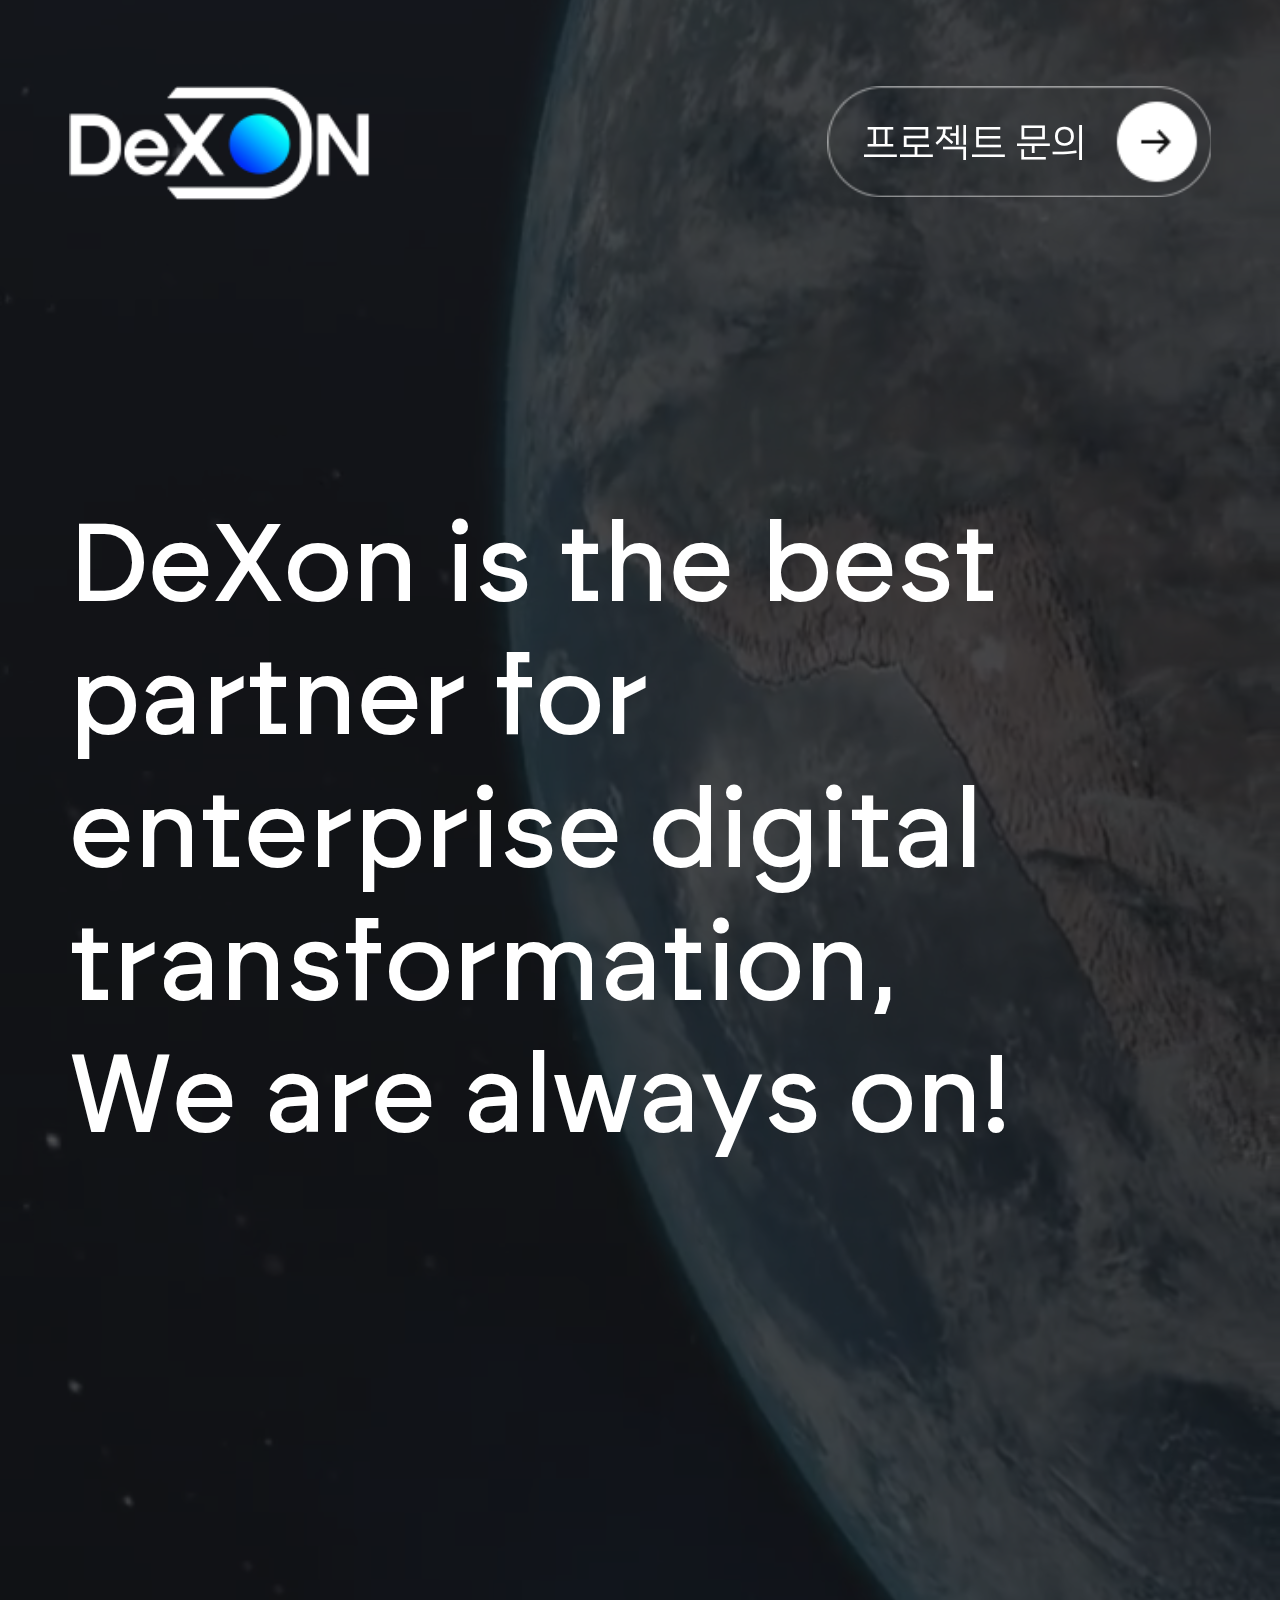
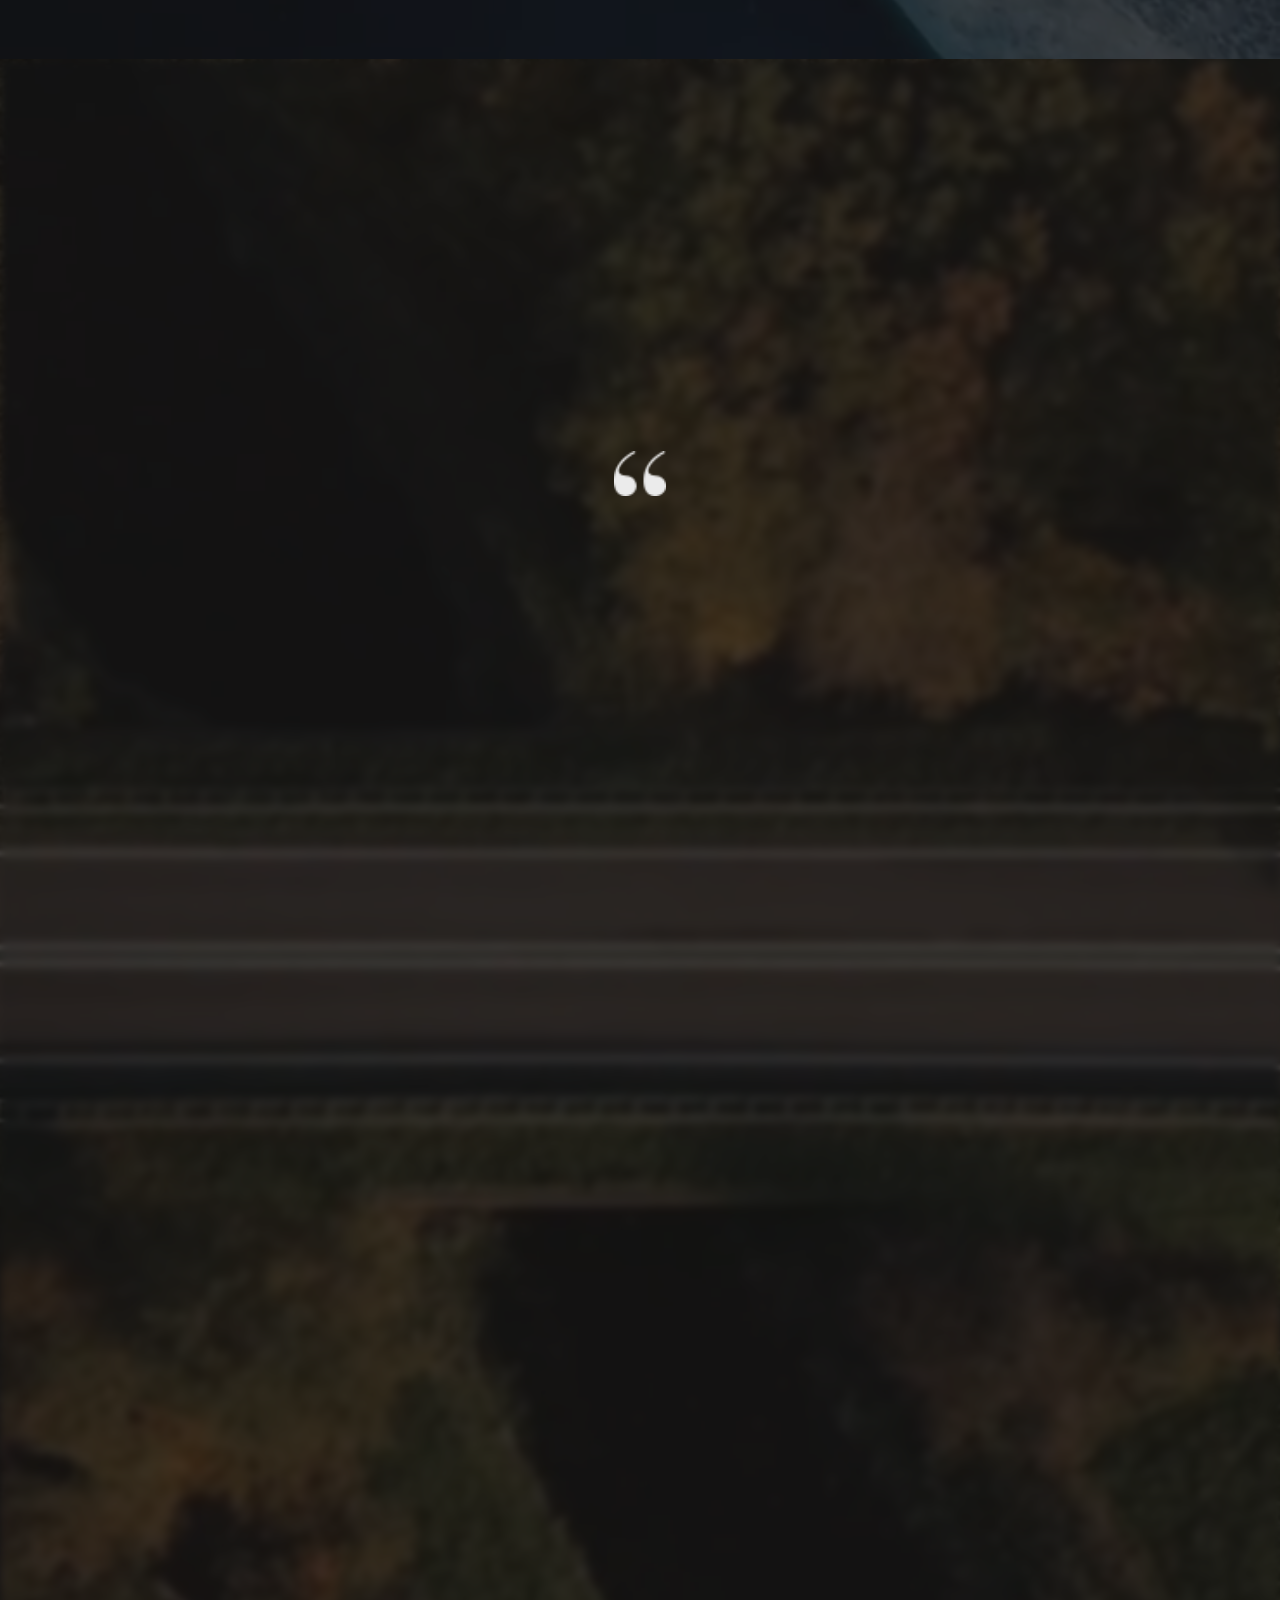
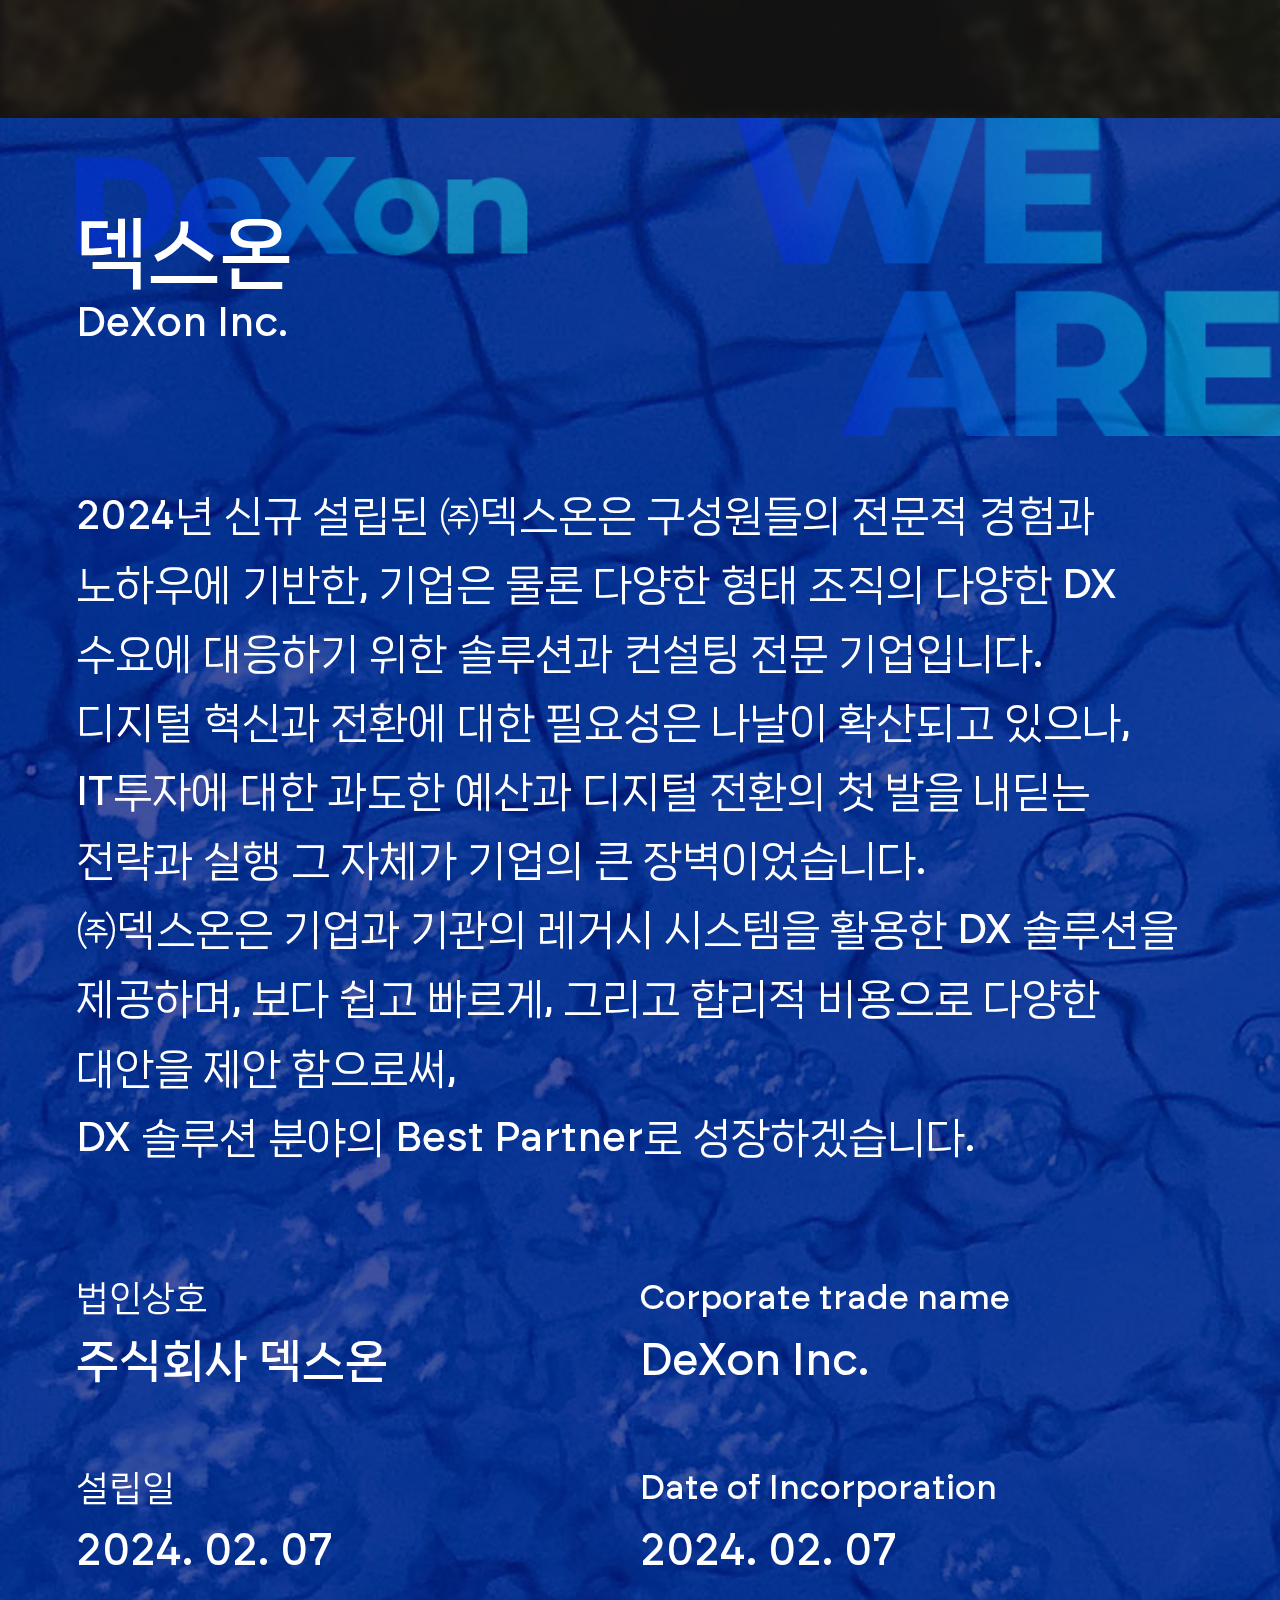
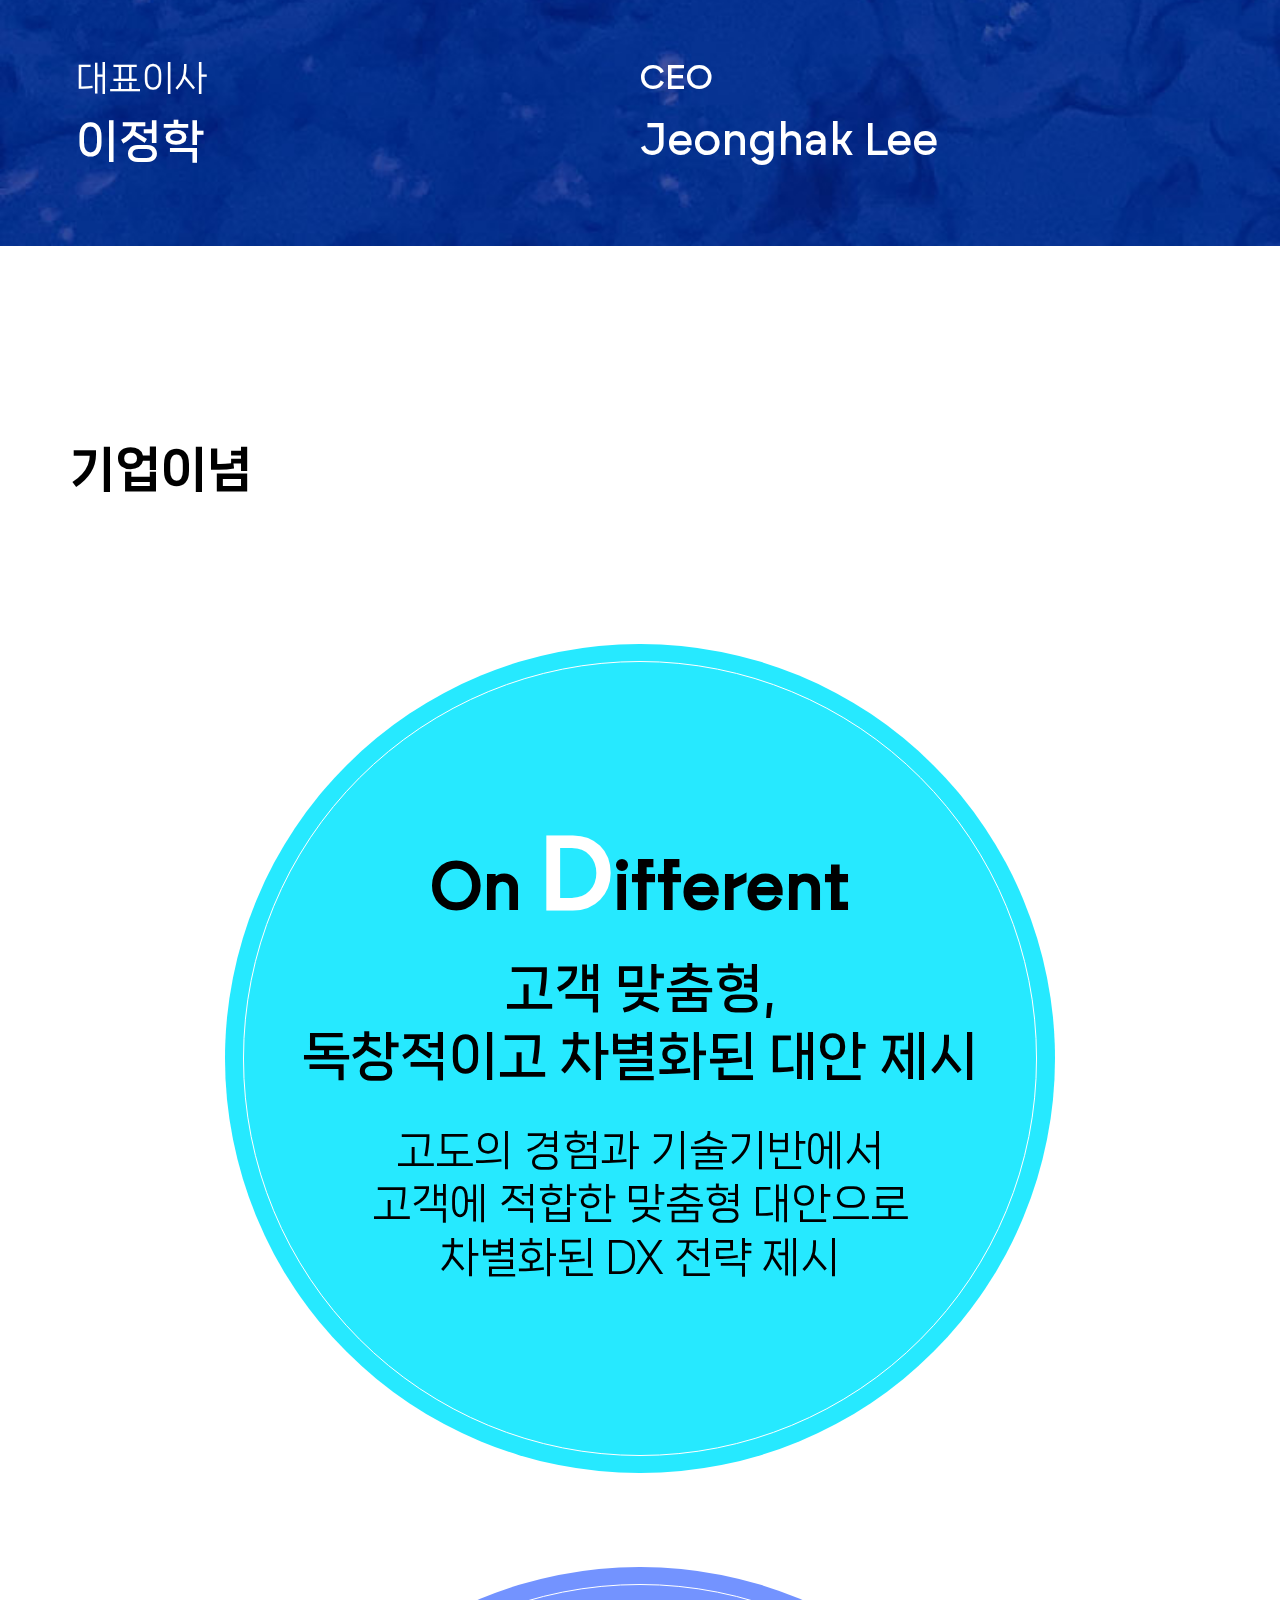
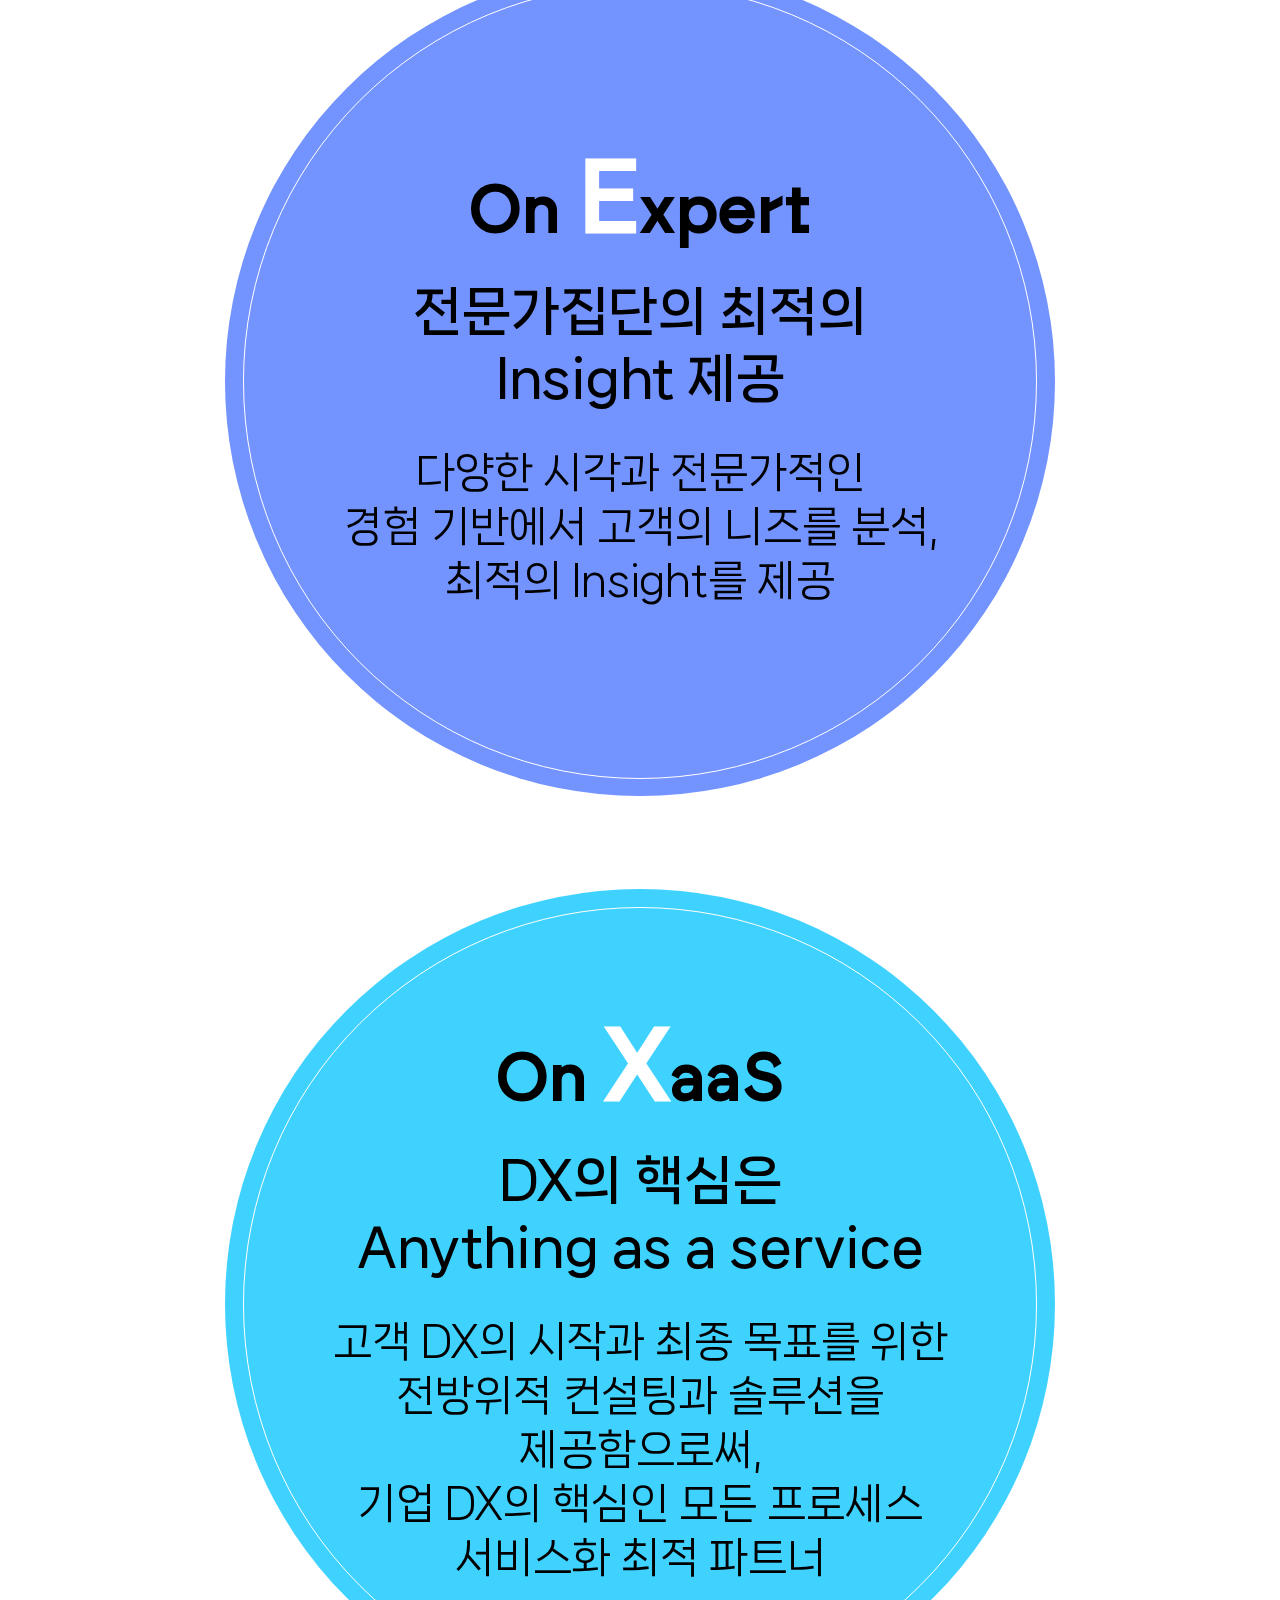
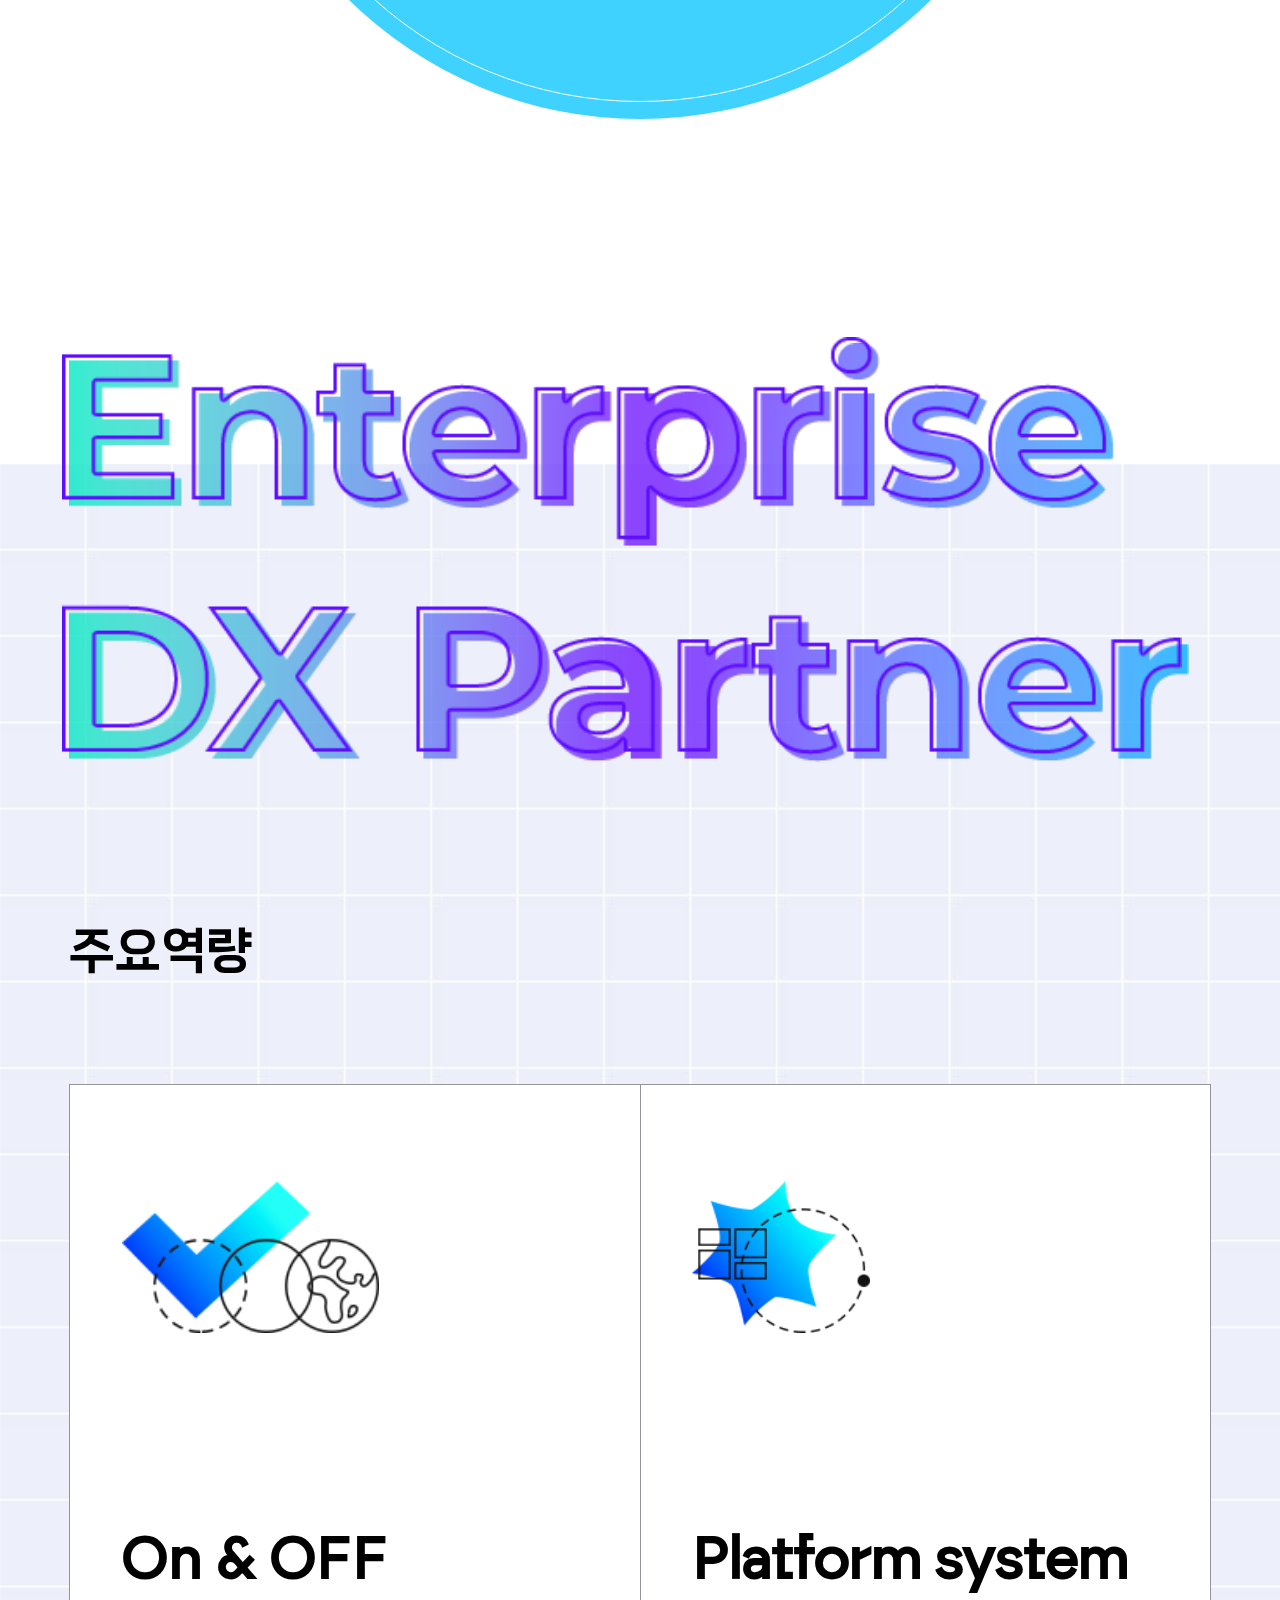
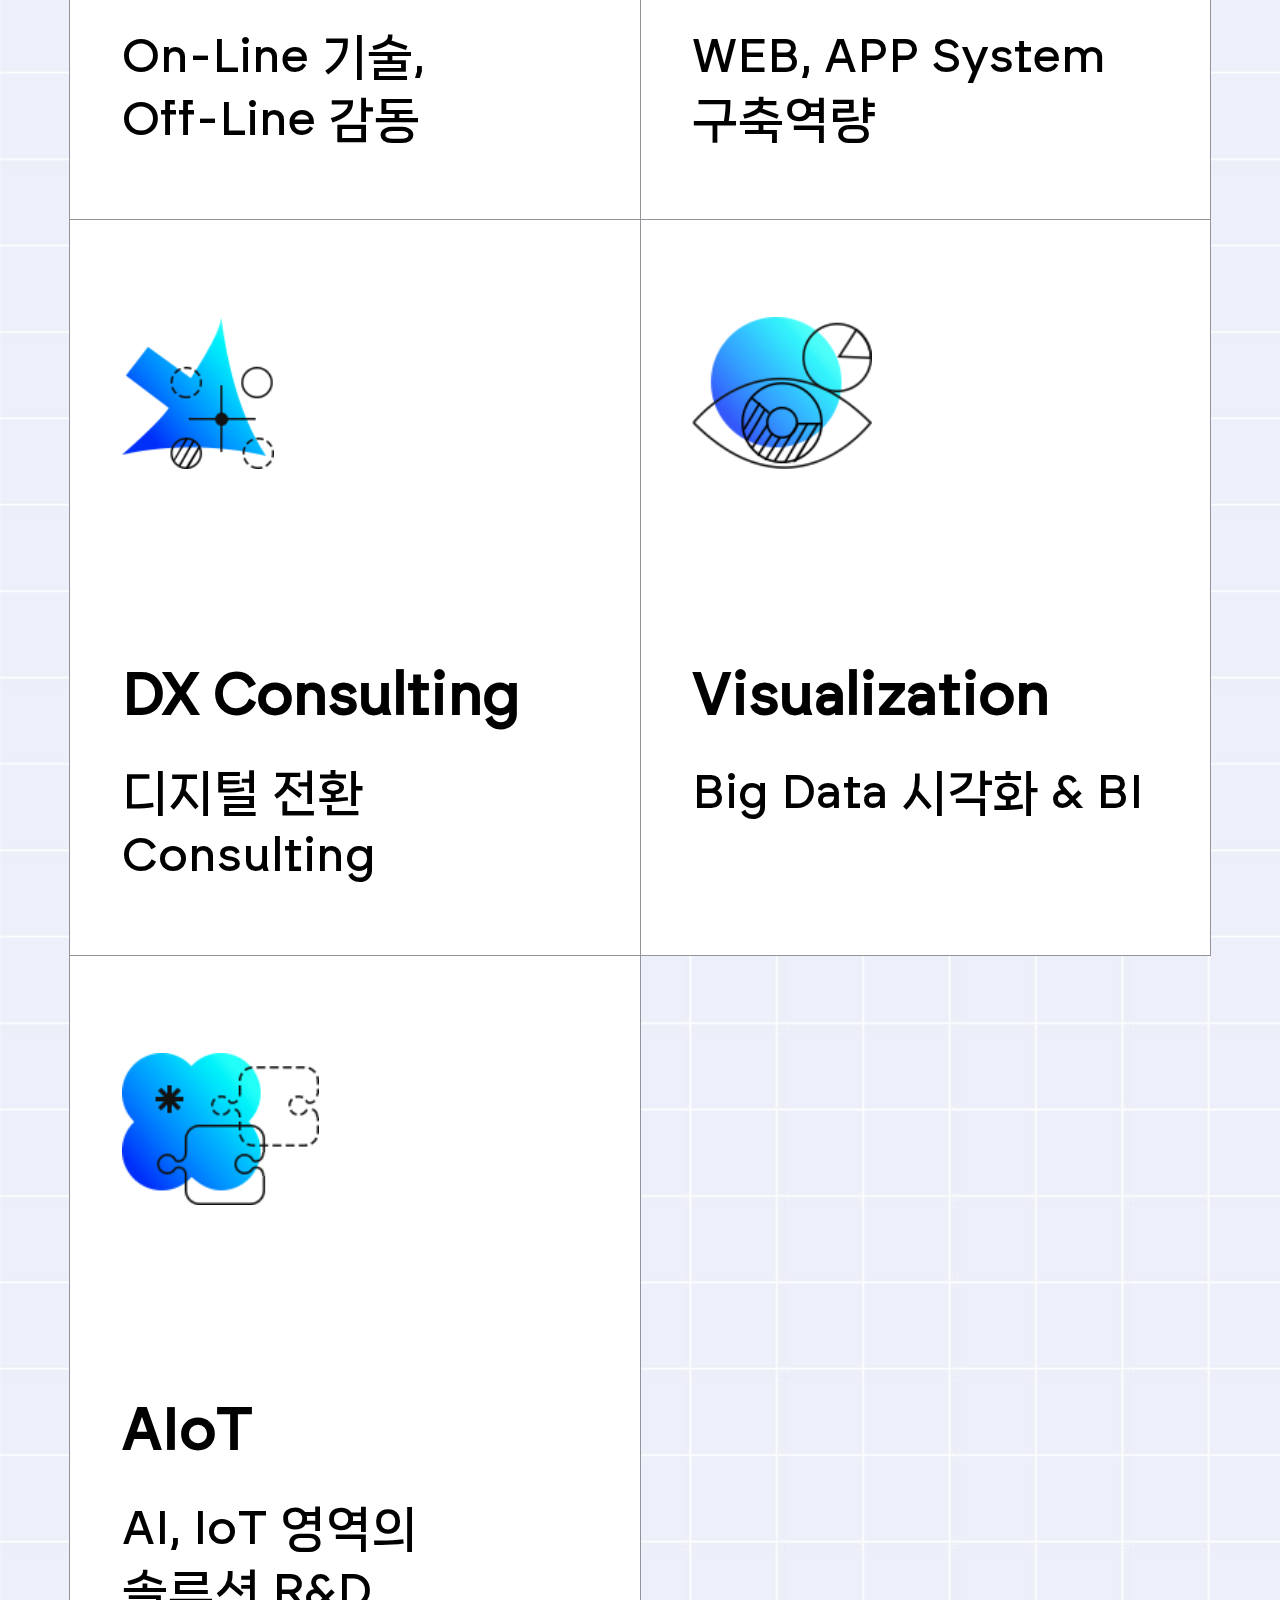
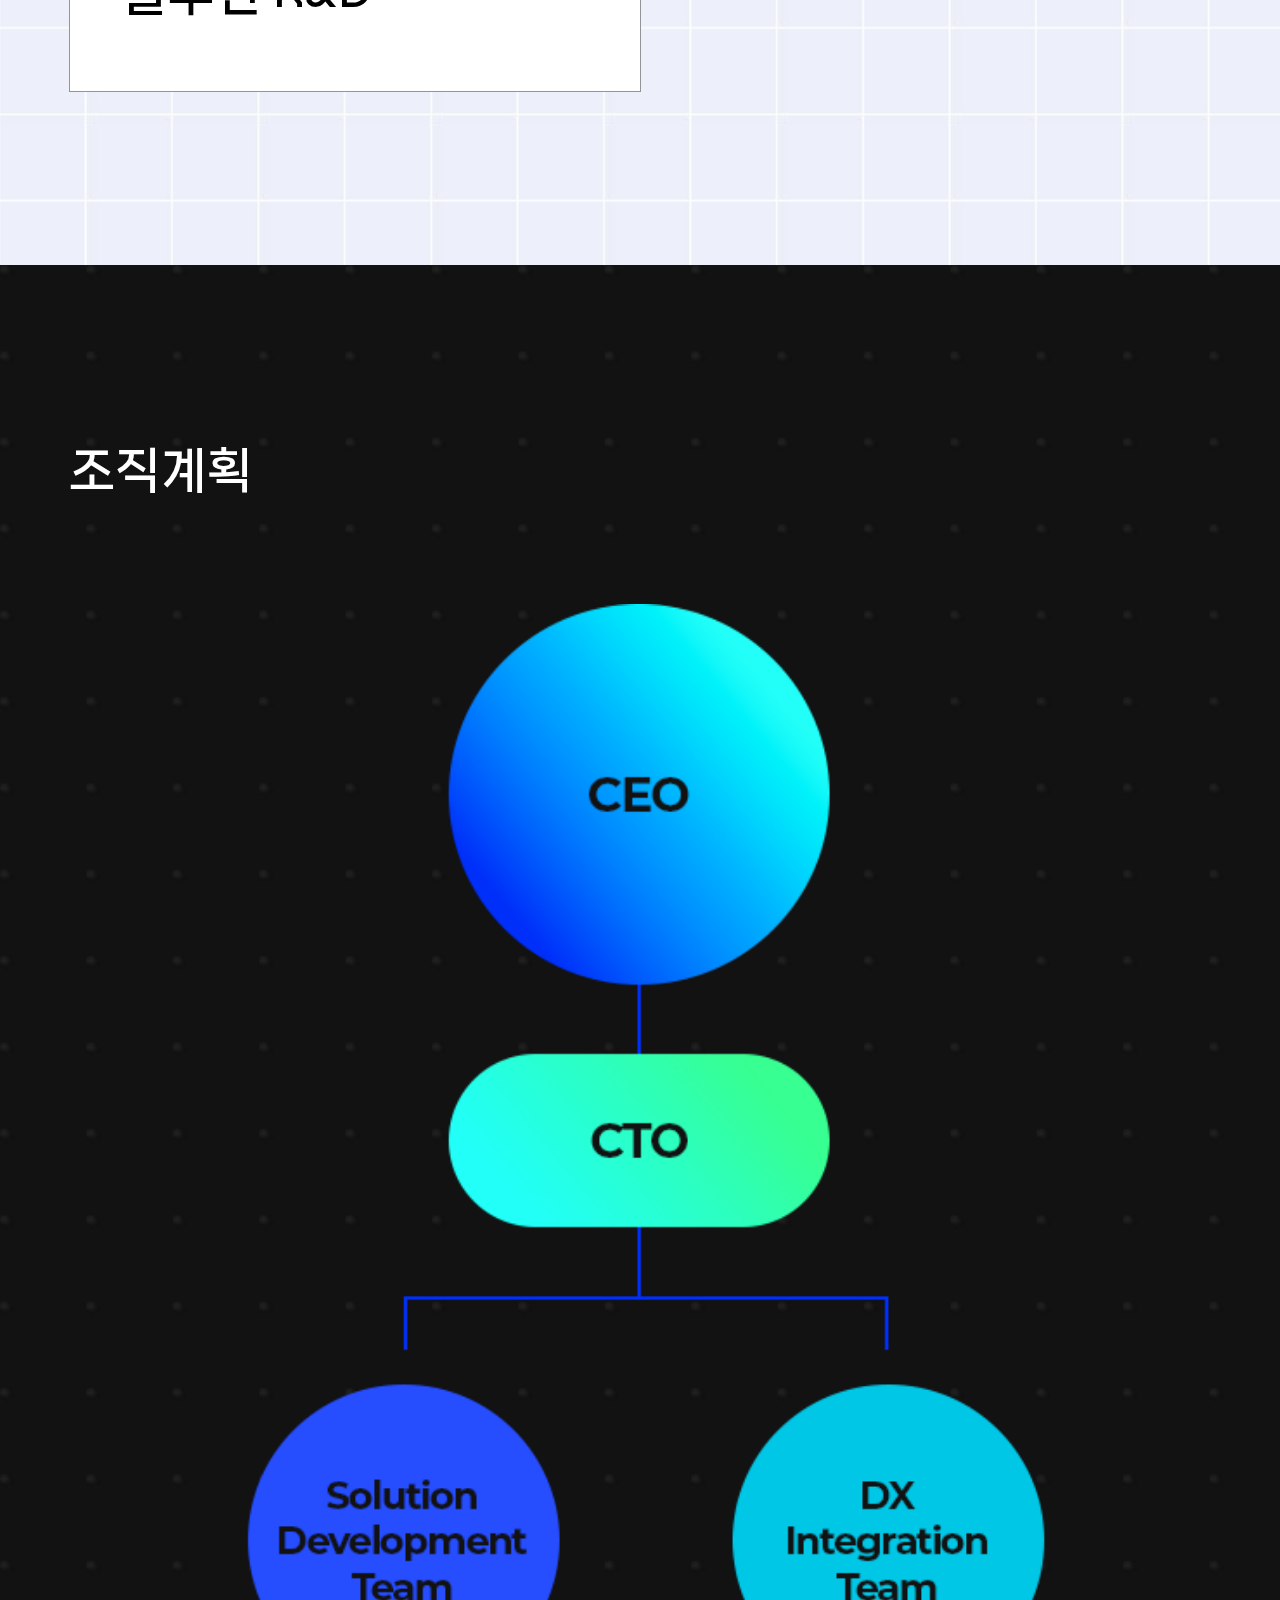
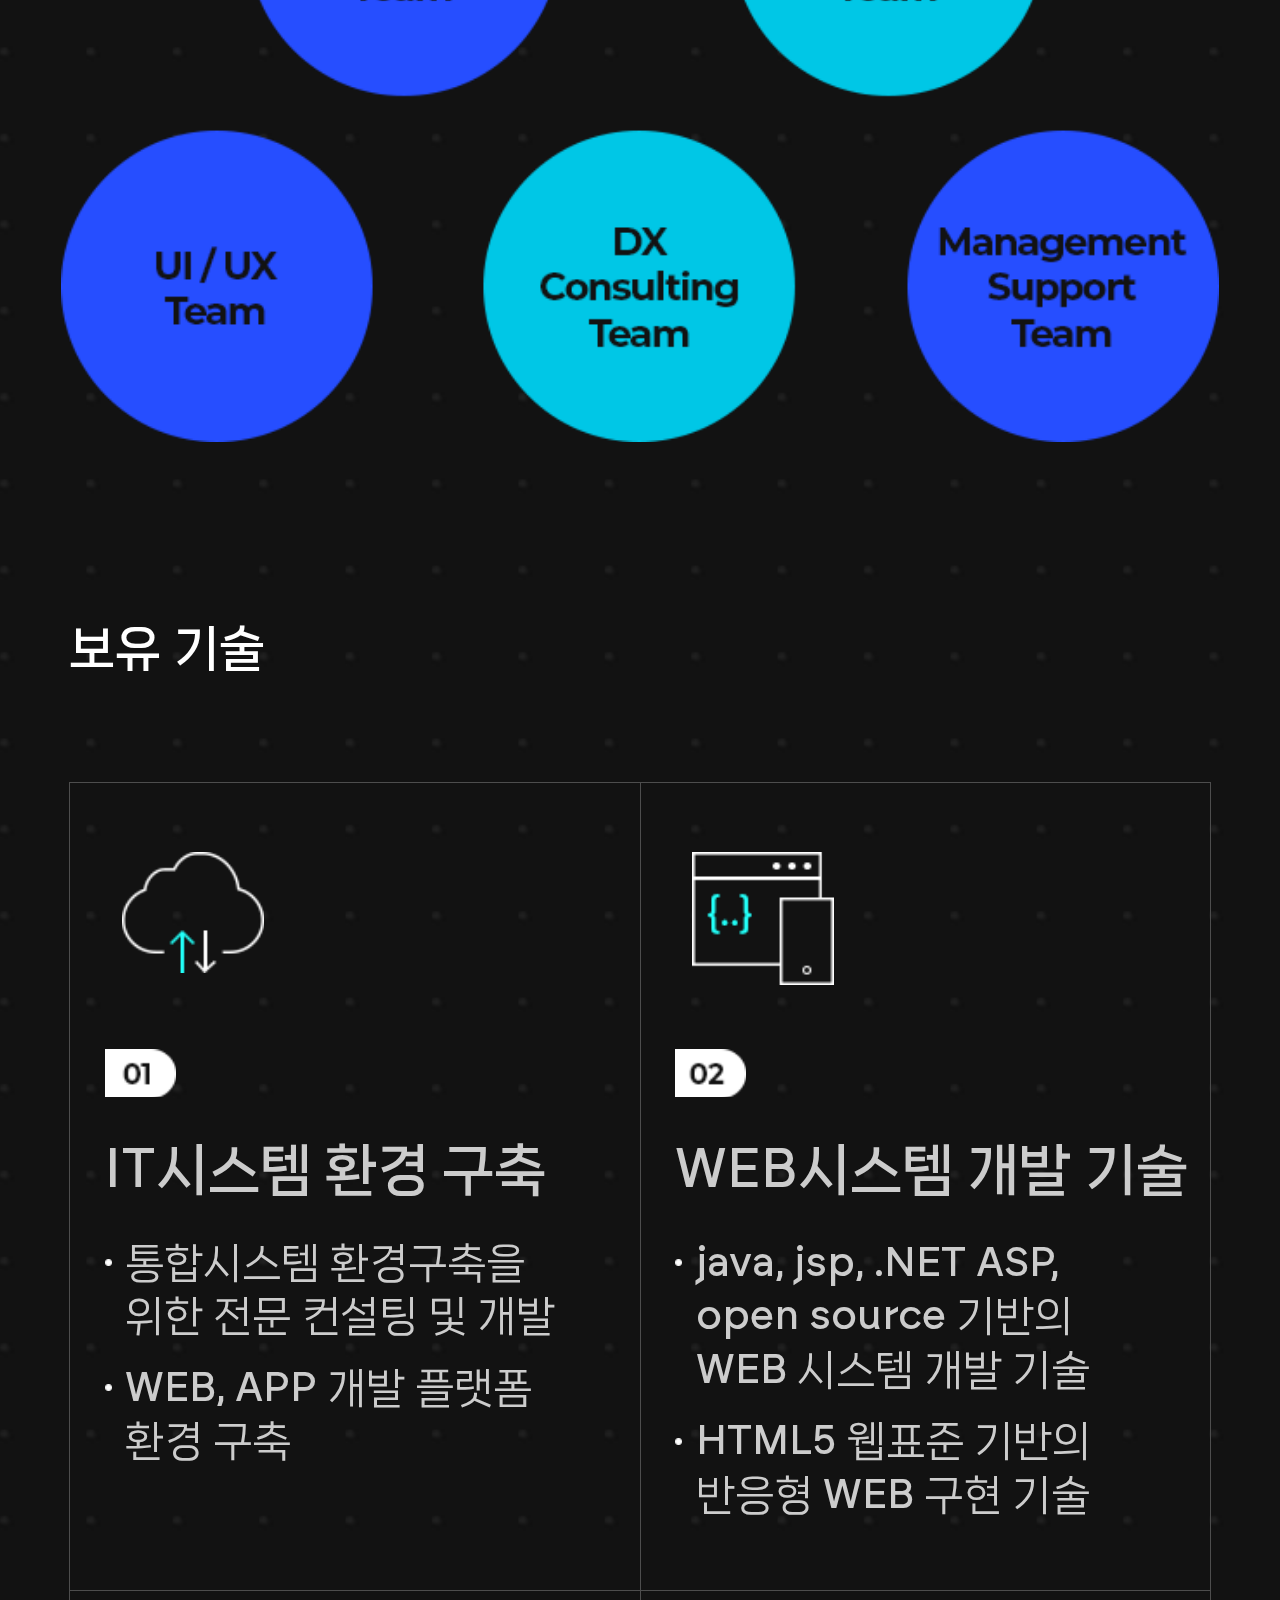
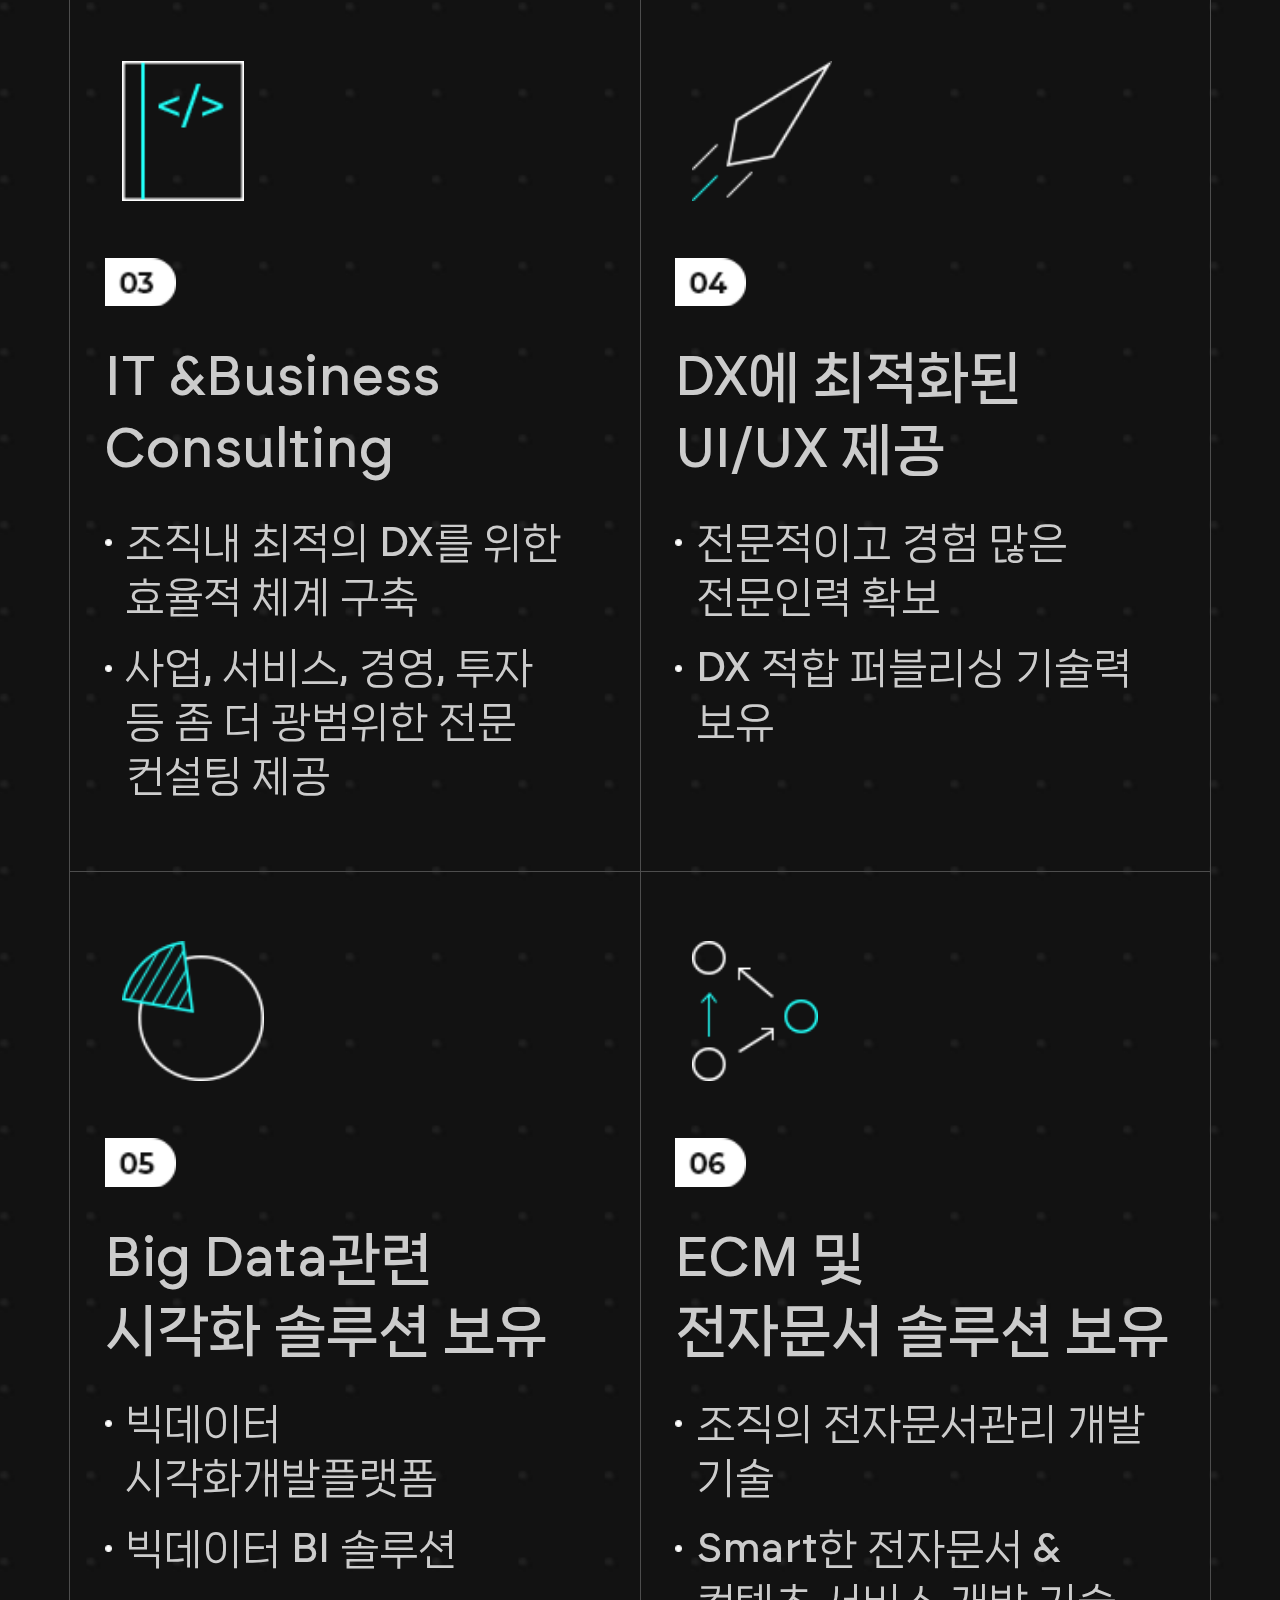
<file: html/main.html>
<!doctype html>
<html lang="ko">
	<head>
		<title>DexOn</title>
		<meta charset="utf-8" />
		<meta name="viewport" content="width=device-width, initial-scale=1.0, minimum-scale=1.0,  maximum-scale=1.0" />
		<link type="text/css" rel="stylesheet" href="../css/common.css" />
		<script defer src="../js/lib/jquery.min.js"></script>
		<script defer src="../js/common.js"></script>

		<!-- <meta content="//www.dexon.kr/resource/og/og.png" property="og:image" /> -->
	</head>
	<body>
		<div class="header">
			<h1><a href="#" class="btn_logo">DexOn</a></h1>
			<div class="btn_side"><a href="mailto:dexon@dexon.kr" class="btn_suggest"><span>프로젝트 문의</span></a></div>
		</div>
		<!-- section 01 -->
		<div class="sections sec01">
			<div class="text js-random-fade">
				<span>DeXon is the best partner for</span>
				<span>enterprise digital transformation,</span>
				<span>We are always on!</span>
			</div>
			<div class="bg_video">
				<video class="bg_video_content" preload="auto" autoplay="true" loop="loop" aria-hidden="true" playsinline="" muted="true" volume="0">
					<source src="../resource/movie/mobile/m_video01.mp4" type="video/mp4" media="(max-width: 1399px)" />
					<source src="../resource/movie/web/w_video01.mp4" type="video/mp4" media="(min-width: 1400px)" />
					Your browser is not supported!
				</video>
			</div>
		</div>

		<!-- section 02 -->
		<div class="sections sec02">
			<span class="text js-random-fade-sen">
				<span>구성원의 몰입에 방해되는</span> <strong>반복적이고 불쾌한 업무</strong><strong>는 DX로 대체</strong><span>하고,</span><br />
				<strong>창의성과 생산성 극대화</strong><span>를 통한 </span><strong>기업의</strong> <strong>잠재능력을 배가</strong><span>시켜,<br />
					비즈니스에</span> <strong>실질적인 가치창출의</strong><br class="mobile"> <strong> <span class="ico_lt_on">ON</span> 버튼</strong><span>을 원한다면?</span>
			</span>
			<div class="bg_video">
				<video class="bg_video_content" preload="auto" autoplay="true" loop="loop" aria-hidden="true" playsinline="" muted="true" volume="0">
					<source src="../resource/movie/mobile/m_video02.mp4" type="video/mp4" media="(max-width: 1399px)" />
					<source src="../resource/movie/web/w_video02.mp4" type="video/mp4" media="(min-width: 1400px)"  />
					Your browser is not supported!
				</video>
			</div>
		</div>

		<!-- section 03 -->
		<div class="sections sec03">
			<div class="text">
				<div class="h3_tit">
					<h3>덱스온</h3>
					<span>DeXon Inc.</span>
				</div>
				<div class="desc">
					2024년 신규 설립된 ㈜덱스온은 구성원들의 전문적 경험과 노하우에 기반한,<br class="web" />
					기업은 물론 다양한 형태 조직의 다양한 DX 수요에 대응하기 위한 솔루션과 컨설팅 전문 기업입니다. <br />
					디지털 혁신과 전환에 대한 필요성은 나날이 확산되고 있으나, <br />
					IT투자에 대한 과도한 예산과 디지털 전환의 첫 발을 내딛는 전략과 실행 그 자체가 기업의 큰 장벽이었습니다. <br />
					㈜덱스온은 기업과 기관의 레거시 시스템을 활용한 DX 솔루션을 제공하며, <br class="web" />
					보다 쉽고 빠르게, 그리고 합리적 비용으로 다양한 대안을 제안 함으로써, <br />
					DX 솔루션 분야의 Best Partner로 성장하겠습니다.
				</div>
				<ul class="desc02">
					<li>법인상호<strong>주식회사 덱스온</strong></li>
					<li>Corporate trade name<strong>DeXon Inc.</strong></li>
					<li>설립일<strong>2024. 02. 07</strong></li>
					<li>Date of Incorporation<strong>2024. 02. 07</strong></li>
					<li>대표이사<strong>이정학</strong></li>
					<li>CEO<strong>Jeonghak Lee</strong></li>
				</ul>
			</div>
		</div>
		
		<!-- section 04 -->
		<div class="sections sec04">
			<div class="text">
				<div class="h2_tit"><h2>기업이념</h2></div>
				<div class="sec04_list">
					<ul>
						<li>
							<div>
								<strong>On <em>D</em>ifferent</strong>
								<p>고객 맞춤형,<br />독창적이고 차별화된 대안 제시</p>
								<span>고도의 경험과 기술기반에서<br />고객에 적합한 맞춤형 대안으로<br />차별화된 DX 전략 제시</span>
							</div>
						</li>
						<li>
							<div>
								<strong>On <em>E</em>xpert</strong>
								<p>전문가집단의 최적의<br />Insight 제공</p>
								<span>다양한 시각과 전문가적인<br />경험 기반에서 고객의 니즈를 분석,<br />최적의 Insight를 제공</span>
							</div>
						</li>
						<li>
							<div>
								<strong>On <em>X</em>aaS</strong>
								<p>DX의 핵심은<br />Anything as a service</p>
								<span>고객 DX의 시작과 최종 목표를 위한<br />전방위적 컨설팅과 솔루션을<br class="mobile" />제공함으로써,<br />기업 DX의 핵심인 모든 프로세스<br />서비스화 최적 파트너</span>
							</div>
						</li>
					</ul>
				</div>
			</div>
		</div>
		
		<!-- section 05 -->
		<div class="sections sec05">
			<div class="h2_tit js-parallax">
				<img src="../images/web/sec05_tit02.png" class="img_bottomEffect"  alt="">
				<img src="../images/web/sec05_tit01.png" class="img_overEffect" alt="Enterprise DX Partner">
			</div>
			<div class="h2_tit mobile">
				<img src="../images/mobile/sec05_tit01.png" class="img_bottomEffect"  alt="">
				<img src="../images/mobile/sec05_tit02.png" class="img_overEffect" alt="Enterprise DX Partner">
			</div>
			<div class="sec05_list">
				<div class="tit">주요역량</div>
				<ul>
					<li class="noshow"></li>
					<li>
						<strong class="ico_sec05 type01">On &amp; OFF</strong>
						On-Line 기술, <span class="ib">Off-Line 감동</span>
					</li>
					<li>
						<strong class="ico_sec05 type02">Platform system</strong>
						WEB, APP System <span class="ib">구축역량</span>
					</li>
					<li>
						<strong class="ico_sec05 type03">DX Consulting</strong>
						디지털 전환 <span class="ib">Consulting</span>
					</li>
					<li>
						<strong class="ico_sec05 type04">Visualization</strong>
						Big Data 시각화 &amp; BI
					</li>
					<li>
						<strong class="ico_sec05 type05">AIoT</strong>
						AI, IoT 영역의 <span class="ib">솔루션 R&D</span>
					</li>
				</ul>
			</div>
		</div>
		
		<!-- section 06 -->
		<div class="sections sec06">
			<div class="text">
				<div class="h2_tit"><h2>조직계획</h2></div>
				<img src="../images/web/img_sec06.png" class="web" alt="">
				<img src="../images/mobile/img_sec06.png" class="mobile" alt="">
				<div class="ir">CEO - CTO - (Solution Development Team, DX Integration Team, UI / UX Team, DX Consulting Team, Management Support Team)</div>
			</div>

			<div class="sec06_list">
				<div class="tit">보유 기술</div>
				<ol>
					<li class="ico_sec06 type01">
						<em class="ico_num type01">01</em>
						<strong>IT시스템 환경 구축</strong>
						<ul>
							<li>통합시스템 환경구축을 위한 전문 컨설팅 및 개발</li>
							<li>WEB, APP 개발 플랫폼 환경 구축</li>
						</ul>
					</li>
					<li class="ico_sec06 type02">
						<em class="ico_num type02">02</em>
						<strong>WEB시스템 개발 기술</strong>
						<ul>
							<li>java, jsp, .NET ASP, open source  기반의 WEB 시스템 개발 기술</li>
							<li>HTML5 웹표준 기반의 반응형 WEB 구현 기술</li>
						</ul>
					</li>
					<li class="ico_sec06 type03">
						<em class="ico_num type03">03</em>
						<strong>IT &amp;<br class="web" />Business<br class="mobile" />Consulting </strong>
						<ul>
							<li>조직내 최적의 DX를 위한 효율적 체계 구축</li>
							<li>사업, 서비스, 경영, 투자 등 좀 더 광범위한 전문 컨설팅 제공</li>
						</ul>
					</li>
					<li class="ico_sec06 type04">
						<em class="ico_num type04">04</em>
						<strong>DX에 최적화된<br />UI/UX 제공</strong>
						<ul>
							<li>전문적이고 경험 많은 전문인력 확보</li>
							<li>DX 적합 퍼블리싱 기술력 보유</li>
						</ul>
					</li>
					<li class="ico_sec06 type05">
						<em class="ico_num type05">05</em>
						<strong>Big Data관련<br />시각화 솔루션 보유</strong>
						<ul>
							<li>빅데이터 시각화개발플랫폼</li>
							<li>빅데이터 BI 솔루션</li>
						</ul>
					</li>
					<li class="ico_sec06 type06">
						<em class="ico_num type06">06</em>
						<strong>ECM 및<br class="mobile" />전자문서 솔루션 보유</strong>
						<ul>
							<li>조직의 전자문서관리 개발 기술</li>
							<li>Smart한 전자문서 &amp; 컨텐츠 서비스 개발 기술</li>
						</ul>
					</li>
				</ol>
			</div>
		</div>
		
		<!-- section 07 -->
		<div class="sections sec07">
			<div class="sec07_list">
				<div class="tit">사업 영역</div>
				<ol>
					<li>
						<div>
							<strong>System Integration</strong>
							<ul>
								<li>기업 정보시스템에 관한 기획에서부터 개발과 구축, 운영, 유지보수까지 모든 서비스 제공</li>
								<li>자체 프로젝트 관리 시스템(PMS)을 통한 체계적 개발 진행</li>
								<li>모든 WEB 개발 시, HTML5 반응형 WEB 구축</li>
								<li>Android, iOS APP 개발 능력 보유</li>
							</ul>
						</div>
					</li>
					<li>
						<div>
							<strong>DX Integration</strong>
							<ul>
								<li>디지털 전환(DX)을 단순 IT 기능 제공이 아닌, 기업이 중심 축으로 Digital로 연결하고, 기업 주체가 된 전환이 이뤄져 실질적 혁신과 지속 가능한 솔루션 제공</li>
								<li>다양한 기간계와 연계된 독창적인 조직 업무 프로세스와 산출물을 대안 있는 디지털 전환 솔루션 제안 </li>
							</ul>
						</div>
					</li>
					<li>
						<div>
							<strong>Big Data Visualization</strong>
							<div class="subtit">DV_on v1.0</div>
							<ul>
								<li>빅데이터 시각화 솔루션</li>
								<li>기간계와의 연계를 통한 구현 가능</li>
							</ul>
							<div class="subtit">BI_on v1.0</div>
							<ul>
								<li>시각화에서 BI 솔루션으로 확장</li>
								<li>GIS(GEO-coding) 서비스 기능</li>
								<li>3D 시각화 연계 구현</li>
							</ul>
						</div>
					</li>
					<li>
						<div>
							<strong>Consulting</strong>
							<div class="subtit">IT Consulting</div>
							<ul>
								<li>DX 추진 및 IT 전반의 컨설팅과 용역 제공</li>
								<li>서비스 및 솔루션 사업화 관련 기획 및 컨설팅 제공</li>
							</ul>
							<div class="subtit">Biz Consulting</div>
							<ul>
								<li>Startup, 벤처기업 경영 컨설팅 제공</li>
								<li>설립부터 IPO까지 기업 생애 전반의 설계 및 컨설팅</li>
								<li>IT 비즈니스와 경영 관련 중장기 비전 수립</li>
							</ul>
						</div>
					</li>
				</ol>
			</div>
		</div>

		<!-- section 08 -->
		<div class="sections sec08">
			<div class="sec08_list">
				<div class="tit">Biz. Model</div>
				<ol>
					<li>전문적인 노하우와<br />고도의기술력을 바탕으로<br />중견 제조기업 및 공공기관<br />고객 확보</li>
					<li>산업별.규모별.제품별<br />특화된 솔루션 확보로 B2B<br />영업능력 확장</li>
					<li>보유 솔루션을<br />SW 제품화를 통한<br />대상 고객 및 <br class="mobile">매출의 양적 확대</li>
					<li>B2B 솔루션에서<br />B2C 서비스영역까지<br />B2All DX SaaS <span class="ir">전문기업으로</span><br />질적 성장</li>
				</ol>
			</div>
		</div>

		<!-- section 09 -->
		<div class="sections sec09">
			
			<div class="sec09_list">
				<div class="tit">
					<h3>R&amp;D 파이프라인</h3>
					<span class="side_r">디지털 전환(DX)을 위한 최적화된 솔루션 확보를 위한 <br class="mobile">R&amp;D 파이프라인</span>
				</div>

				<ol>
					<li>
						<em>Smart Form 솔루션</em>
						<dl class="desc">
							<dt>Docu<strong>Re:</strong></dt>
							<dd>
								<ul>
									<li>No code 방식의 스마트 문서 폼의 생성, 공유 및 유지 관리</li>
									<li>기존 비즈니스 App이나 솔루션과 쉬운 동기화</li>
									<li>모바일, 스마트TV 등 다양한 디바이스에서 활용 가능</li>
									<li>간편한 문서 중앙화 등 용이한 산출물 관리와 DB화</li>
								</ul>
							</dd>
							<span class="txt_fin">문서 DX 속도&편의성 <strong>향상↑</strong></span>
						</dl>
					</li>
					<li>
						<em>데이터 시각화/BI 솔루션</em>
						<dl class="desc">
							<dt>DV<strong>On</strong></dt>
							<dd>
								<ul>
									<li>빅데이터, AI 등 초고속으로 산출되는 데이터의 시각화 솔루션</li>
									<li>레거시 시스템, IoT 등으로부터 발생되는 데이터로부터<br/>인사이트를 제공하는 BI 솔루션</li>
									<li>Easy 오토 시각화 기술을 활용, 다양한 데이터의 시각화 제공 </li>
								</ul>
							</dd>
							<span class="txt_fin">데이터 전문가 활용비 <strong>절감↓</strong><br>데이터 활용도 <strong>확대↑</strong></span>
						</dl>
					</li>
					<li>
						<em>디지털 컨텐츠 관리 솔루션</em>
						<dl class="desc">
							<dt>Pare<strong>Docs</strong></dt>
							<dd>
								<ul>
									<li>효율적인 문서 색인 및 검색</li>
									<li>버전 및 히스토리 관리 </li>
									<li>문서 중앙화 등 보안강화</li>
									<li>멀티 레이어 방식의 사용자별 권한별 다양한 활용도 제공</li>
									<li>클라우드와 구축방식 모두 가능</li>
									<li>협업 가능한 기능 제공</li>
								</ul>
							</dd>
							<span class="txt_fin">문서 활용 능력 <strong>UP↑</strong><br />문서 관리 비용 <strong>DOWN↓</strong></span>
						</dl>
					</li>
					<li>
						<em>DX Integration 솔루션</em>
						<dl class="desc">
							<dt>DX<strong>On</strong></dt>
							<dd>
								<ul>
									<li>다양한 기 보유 레거시 시스템에 적용 가능한 DX 환경 제공</li>
									<li>DX 초기 단계에 적합한 기능과 활용 중심 솔루션 제공</li>
									<li>향후 차세대 고도화를 대비한 시스템 유연성 제공</li>
									<li>고객 Needs에 따른 단계별 도입</li>
								</ul>
							</dd>
							<span class="txt_fin">DX 역량&가능성 <strong>향상↑</strong></span>
						</dl>
					</li>
				</ol>
			</div>

		</div>

		<div class="sections sec10">
			<div class="area_text">
				<div>
					<div class="area_h js-random-fade"><span>We are</span><span>always on!</span></div>
					<p class="text">
						우리는 그 모든 것을 향해 의문을 던집니다. <br />
						그리고 열정을 다해 해답을 구할 것입니다.<br /><br />
						단순한 솔루션과 서비스의 일방적 제공이 아닌,<br />
						고객중심의 실질적인 가치와 혁신을 제공하고자 합니다.<br /><br />
						고객은 물론 우리 스스로의 완벽한 만족을 위해<br />
						우리 덱스온은 언제나 스위치를 on하고,<br />
						고객과 함께 할 것입니다.   
					</p>
				</div>
				<div class="img_sec10 js-image-slideshow"></div>
			</div>
			
			<div class="hr_show"></div>
			<div class="foot">
				<div>The best partner for<br />enterprise digital<br />transformation,<br />we are always on!</div>
				<div>
					<a class="btn_mail" href="mailto:dexon@dexon.kr">dexon@dexon.kr</a>
					<div class="addr"><strong>(주)덱스온 (DeXon Inc.)</strong><br />대표이사 이정학<br />서울시 강남구 선릉로129길 3-6 (논현동, 삼아프라자) 405호</div>
					<div class="phone">TEL  070.7551.1111    |   FAX  0504.412.8223</div>
				</div>
			</div>
			<div class="copyright">
				<div>Copyright ⓒ DeXon All Rights Reserved.</div>
				<div>www.dexon.kr</div>
			</div>
		</div>
		<div class="area_float">
			<div class="btn_suggset js-float"><a href="mailto:dexon@dexon.kr"><span></span>프로젝트 문의</a></div>
			<div class="btn_top"><button>최상단으로</button></div>			
		</div>
	</body>
</html>
</file>
<file: css/common.css>
@charset "utf-8";

@import url(./fonts.css);
@import url(./web.css);
@import url(./mobile.css);
</file>
